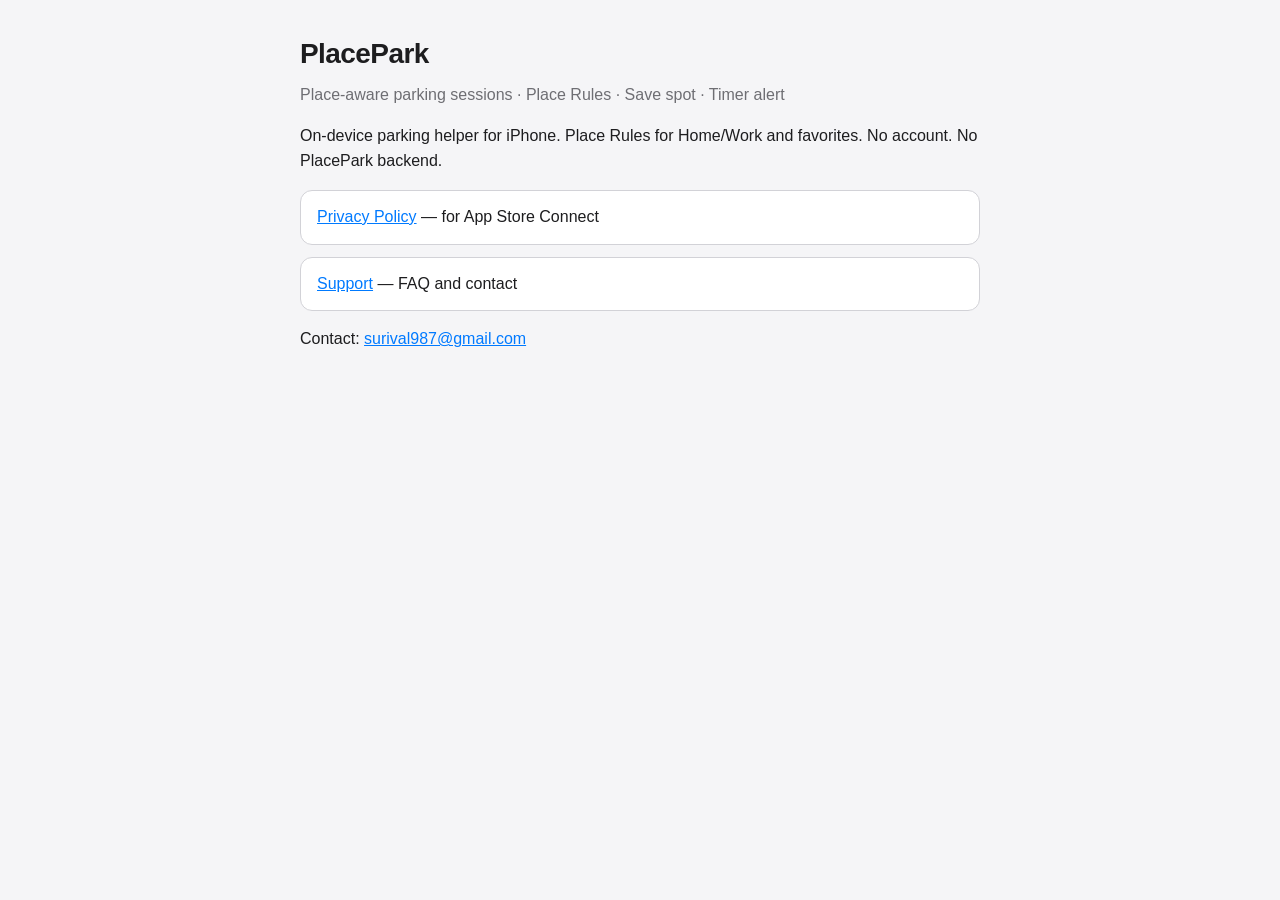
<file: index.html>
<!DOCTYPE html>
<html lang="en">
<head>
  <meta charset="utf-8" />
  <meta name="viewport" content="width=device-width, initial-scale=1" />
  <title>PlacePark — Legal</title>
  <meta name="description" content="Privacy Policy and Support for PlacePark iOS app." />
  <link rel="stylesheet" href="styles.css" />
</head>
<body>
  <main class="wrap">
    <h1>PlacePark</h1>
    <p class="meta">Place-aware parking sessions · Place Rules · Save spot · Timer alert</p>
    <p>On-device parking helper for iPhone. Place Rules for Home/Work and favorites. No account. No PlacePark backend.</p>
    <ul class="links">
      <li><a href="privacy.html">Privacy Policy</a> — for App Store Connect</li>
      <li><a href="support.html">Support</a> — FAQ and contact</li>
    </ul>
    <p>Contact: <a href="mailto:surival987@gmail.com">surival987@gmail.com</a></p>
  </main>
</body>
</html>
</file>
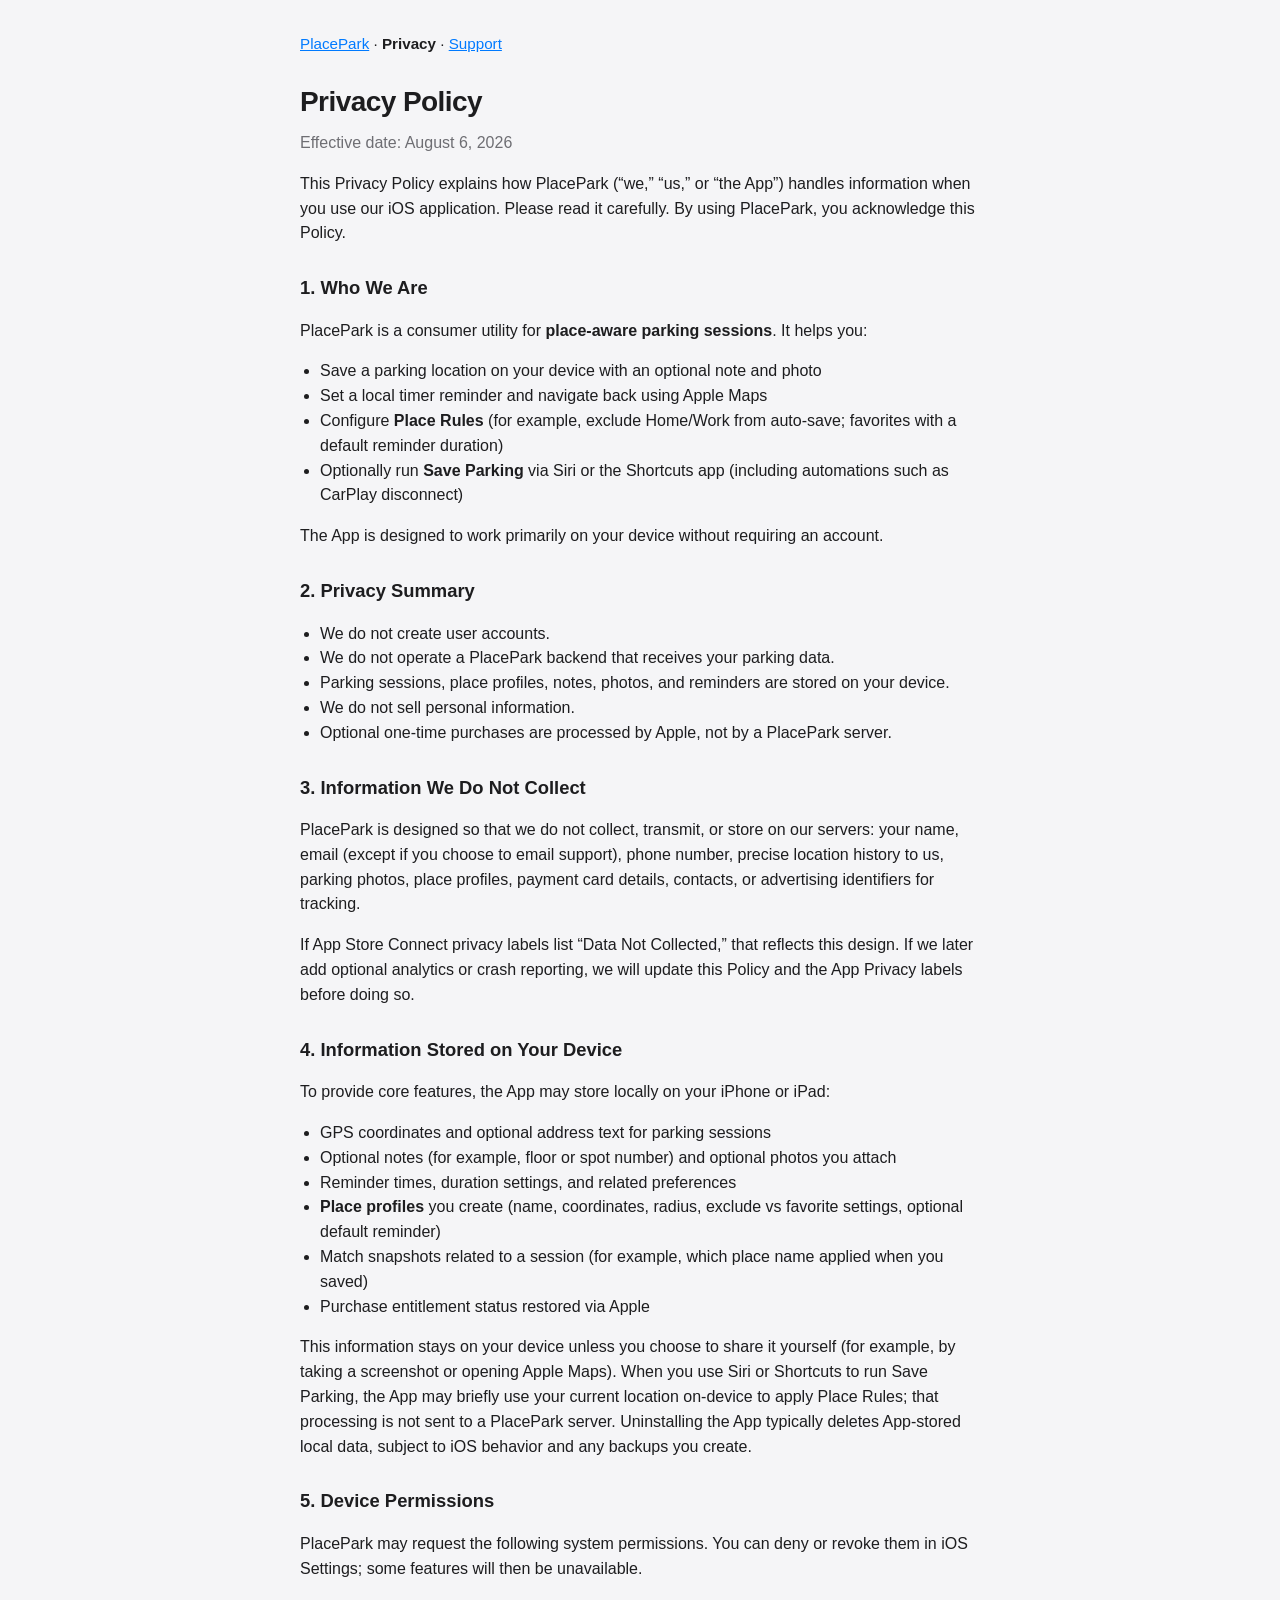
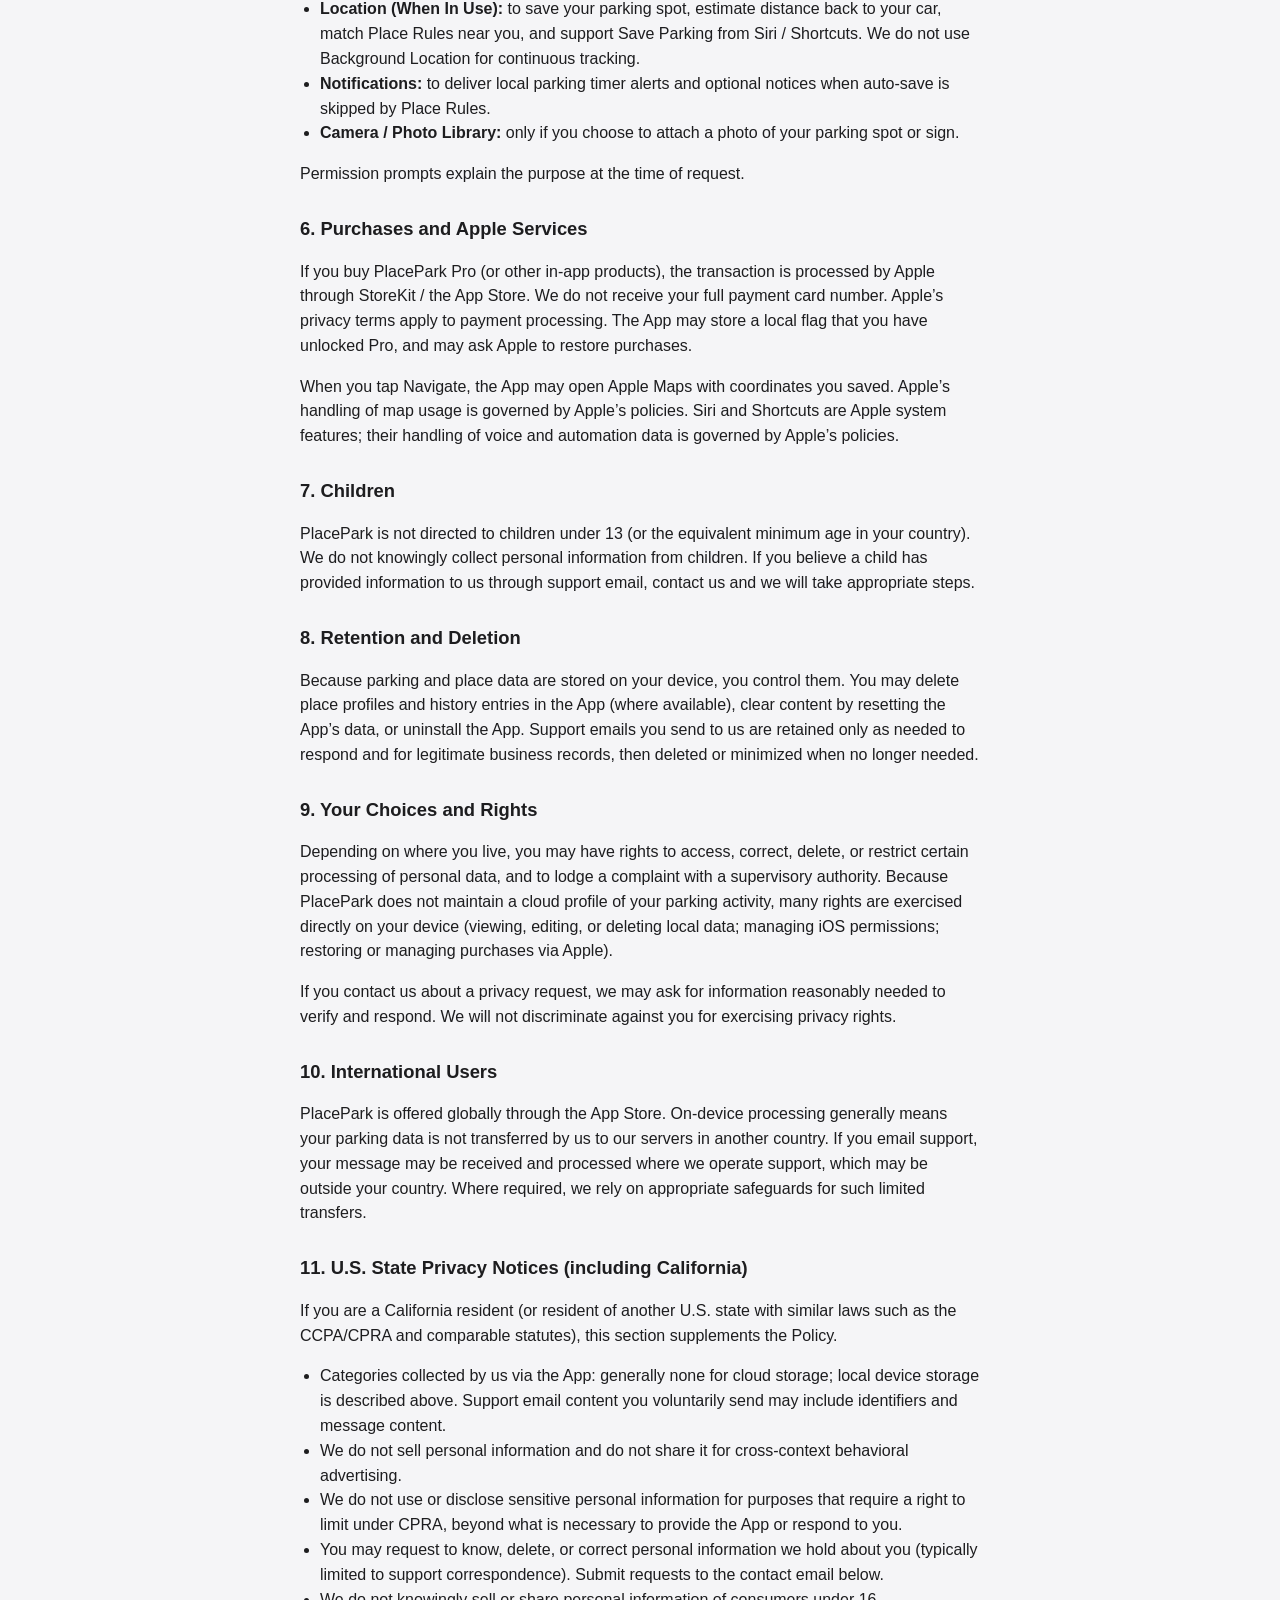
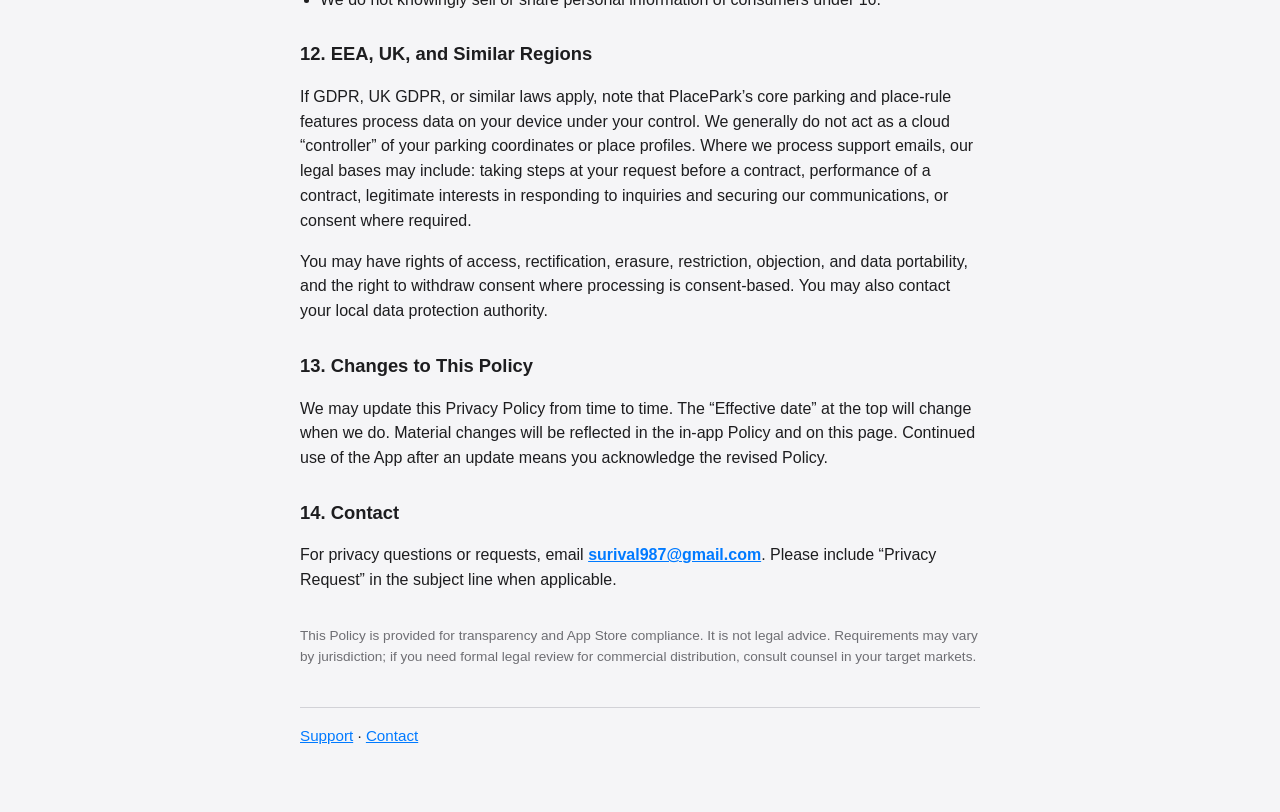
<file: privacy.html>
<!DOCTYPE html>
<html lang="en">
<head>
  <meta charset="utf-8" />
  <meta name="viewport" content="width=device-width, initial-scale=1" />
  <title>PlacePark — Privacy Policy</title>
  <meta name="description" content="Privacy Policy for PlacePark iOS app. Place-aware parking sessions, on-device place rules, no account, no PlacePark backend." />
  <link rel="stylesheet" href="styles.css" />
</head>
<body>
  <main class="wrap">
    <nav class="nav">
      <a href="index.html">PlacePark</a>
      <span>·</span>
      <a href="privacy.html" aria-current="page">Privacy</a>
      <span>·</span>
      <a href="support.html">Support</a>
    </nav>

    <h1>Privacy Policy</h1>
    <p class="meta">Effective date: August 6, 2026</p>
    <p>This Privacy Policy explains how PlacePark (“we,” “us,” or “the App”) handles information when you use our iOS application. Please read it carefully. By using PlacePark, you acknowledge this Policy.</p>

    <h2>1. Who We Are</h2>
    <p>PlacePark is a consumer utility for <strong>place-aware parking sessions</strong>. It helps you:</p>
    <ul>
      <li>Save a parking location on your device with an optional note and photo</li>
      <li>Set a local timer reminder and navigate back using Apple Maps</li>
      <li>Configure <strong>Place Rules</strong> (for example, exclude Home/Work from auto-save; favorites with a default reminder duration)</li>
      <li>Optionally run <strong>Save Parking</strong> via Siri or the Shortcuts app (including automations such as CarPlay disconnect)</li>
    </ul>
    <p>The App is designed to work primarily on your device without requiring an account.</p>

    <h2>2. Privacy Summary</h2>
    <ul>
      <li>We do not create user accounts.</li>
      <li>We do not operate a PlacePark backend that receives your parking data.</li>
      <li>Parking sessions, place profiles, notes, photos, and reminders are stored on your device.</li>
      <li>We do not sell personal information.</li>
      <li>Optional one-time purchases are processed by Apple, not by a PlacePark server.</li>
    </ul>

    <h2>3. Information We Do Not Collect</h2>
    <p>PlacePark is designed so that we do not collect, transmit, or store on our servers: your name, email (except if you choose to email support), phone number, precise location history to us, parking photos, place profiles, payment card details, contacts, or advertising identifiers for tracking.</p>
    <p>If App Store Connect privacy labels list “Data Not Collected,” that reflects this design. If we later add optional analytics or crash reporting, we will update this Policy and the App Privacy labels before doing so.</p>

    <h2>4. Information Stored on Your Device</h2>
    <p>To provide core features, the App may store locally on your iPhone or iPad:</p>
    <ul>
      <li>GPS coordinates and optional address text for parking sessions</li>
      <li>Optional notes (for example, floor or spot number) and optional photos you attach</li>
      <li>Reminder times, duration settings, and related preferences</li>
      <li><strong>Place profiles</strong> you create (name, coordinates, radius, exclude vs favorite settings, optional default reminder)</li>
      <li>Match snapshots related to a session (for example, which place name applied when you saved)</li>
      <li>Purchase entitlement status restored via Apple</li>
    </ul>
    <p>This information stays on your device unless you choose to share it yourself (for example, by taking a screenshot or opening Apple Maps). When you use Siri or Shortcuts to run Save Parking, the App may briefly use your current location on-device to apply Place Rules; that processing is not sent to a PlacePark server. Uninstalling the App typically deletes App-stored local data, subject to iOS behavior and any backups you create.</p>

    <h2>5. Device Permissions</h2>
    <p>PlacePark may request the following system permissions. You can deny or revoke them in iOS Settings; some features will then be unavailable.</p>
    <ul>
      <li><strong>Location (When In Use):</strong> to save your parking spot, estimate distance back to your car, match Place Rules near you, and support Save Parking from Siri / Shortcuts. We do not use Background Location for continuous tracking.</li>
      <li><strong>Notifications:</strong> to deliver local parking timer alerts and optional notices when auto-save is skipped by Place Rules.</li>
      <li><strong>Camera / Photo Library:</strong> only if you choose to attach a photo of your parking spot or sign.</li>
    </ul>
    <p>Permission prompts explain the purpose at the time of request.</p>

    <h2>6. Purchases and Apple Services</h2>
    <p>If you buy PlacePark Pro (or other in-app products), the transaction is processed by Apple through StoreKit / the App Store. We do not receive your full payment card number. Apple’s privacy terms apply to payment processing. The App may store a local flag that you have unlocked Pro, and may ask Apple to restore purchases.</p>
    <p>When you tap Navigate, the App may open Apple Maps with coordinates you saved. Apple’s handling of map usage is governed by Apple’s policies. Siri and Shortcuts are Apple system features; their handling of voice and automation data is governed by Apple’s policies.</p>

    <h2>7. Children</h2>
    <p>PlacePark is not directed to children under 13 (or the equivalent minimum age in your country). We do not knowingly collect personal information from children. If you believe a child has provided information to us through support email, contact us and we will take appropriate steps.</p>

    <h2>8. Retention and Deletion</h2>
    <p>Because parking and place data are stored on your device, you control them. You may delete place profiles and history entries in the App (where available), clear content by resetting the App’s data, or uninstall the App. Support emails you send to us are retained only as needed to respond and for legitimate business records, then deleted or minimized when no longer needed.</p>

    <h2>9. Your Choices and Rights</h2>
    <p>Depending on where you live, you may have rights to access, correct, delete, or restrict certain processing of personal data, and to lodge a complaint with a supervisory authority. Because PlacePark does not maintain a cloud profile of your parking activity, many rights are exercised directly on your device (viewing, editing, or deleting local data; managing iOS permissions; restoring or managing purchases via Apple).</p>
    <p>If you contact us about a privacy request, we may ask for information reasonably needed to verify and respond. We will not discriminate against you for exercising privacy rights.</p>

    <h2>10. International Users</h2>
    <p>PlacePark is offered globally through the App Store. On-device processing generally means your parking data is not transferred by us to our servers in another country. If you email support, your message may be received and processed where we operate support, which may be outside your country. Where required, we rely on appropriate safeguards for such limited transfers.</p>

    <h2>11. U.S. State Privacy Notices (including California)</h2>
    <p>If you are a California resident (or resident of another U.S. state with similar laws such as the CCPA/CPRA and comparable statutes), this section supplements the Policy.</p>
    <ul>
      <li>Categories collected by us via the App: generally none for cloud storage; local device storage is described above. Support email content you voluntarily send may include identifiers and message content.</li>
      <li>We do not sell personal information and do not share it for cross-context behavioral advertising.</li>
      <li>We do not use or disclose sensitive personal information for purposes that require a right to limit under CPRA, beyond what is necessary to provide the App or respond to you.</li>
      <li>You may request to know, delete, or correct personal information we hold about you (typically limited to support correspondence). Submit requests to the contact email below.</li>
      <li>We do not knowingly sell or share personal information of consumers under 16.</li>
    </ul>

    <h2>12. EEA, UK, and Similar Regions</h2>
    <p>If GDPR, UK GDPR, or similar laws apply, note that PlacePark’s core parking and place-rule features process data on your device under your control. We generally do not act as a cloud “controller” of your parking coordinates or place profiles. Where we process support emails, our legal bases may include: taking steps at your request before a contract, performance of a contract, legitimate interests in responding to inquiries and securing our communications, or consent where required.</p>
    <p>You may have rights of access, rectification, erasure, restriction, objection, and data portability, and the right to withdraw consent where processing is consent-based. You may also contact your local data protection authority.</p>

    <h2>13. Changes to This Policy</h2>
    <p>We may update this Privacy Policy from time to time. The “Effective date” at the top will change when we do. Material changes will be reflected in the in-app Policy and on this page. Continued use of the App after an update means you acknowledge the revised Policy.</p>

    <h2>14. Contact</h2>
    <p>For privacy questions or requests, email <a href="mailto:surival987@gmail.com"><strong>surival987@gmail.com</strong></a>. Please include “Privacy Request” in the subject line when applicable.</p>

    <p class="disclaimer">This Policy is provided for transparency and App Store compliance. It is not legal advice. Requirements may vary by jurisdiction; if you need formal legal review for commercial distribution, consult counsel in your target markets.</p>

    <footer>
      <a href="support.html">Support</a> ·
      <a href="mailto:surival987@gmail.com">Contact</a>
    </footer>
  </main>
</body>
</html>
</file>
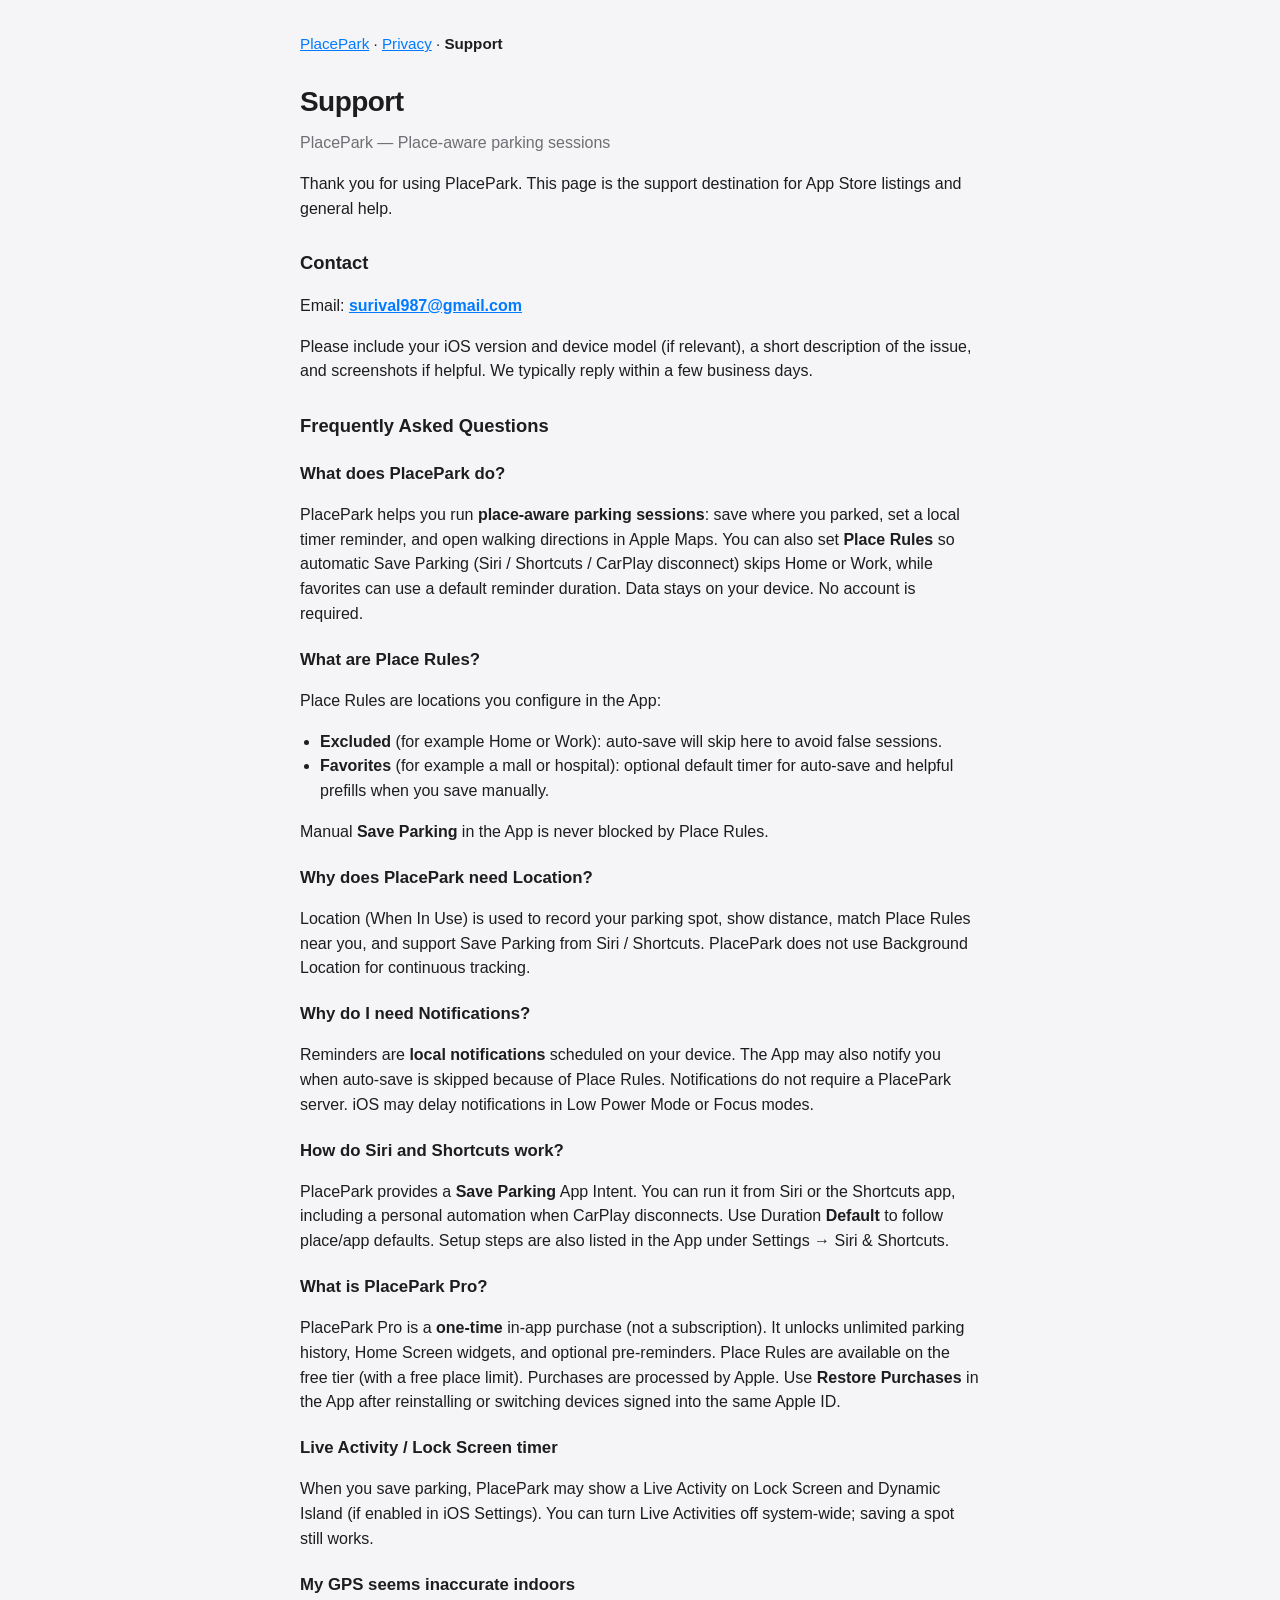
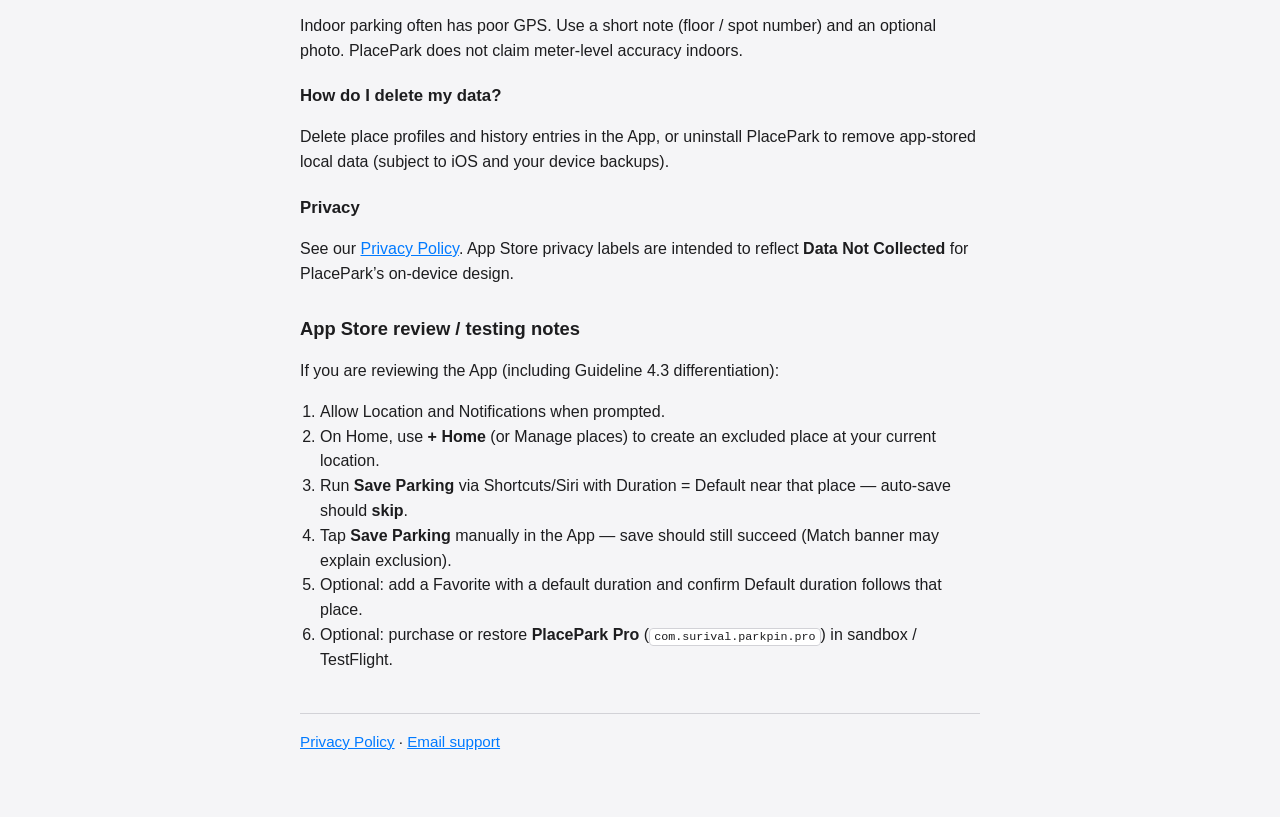
<file: support.html>
<!DOCTYPE html>
<html lang="en">
<head>
  <meta charset="utf-8" />
  <meta name="viewport" content="width=device-width, initial-scale=1" />
  <title>PlacePark — Support</title>
  <meta name="description" content="Support and FAQ for PlacePark — place-aware parking sessions, Place Rules, Siri/Shortcuts, and App Store review notes." />
  <link rel="stylesheet" href="styles.css" />
</head>
<body>
  <main class="wrap">
    <nav class="nav">
      <a href="index.html">PlacePark</a>
      <span>·</span>
      <a href="privacy.html">Privacy</a>
      <span>·</span>
      <a href="support.html" aria-current="page">Support</a>
    </nav>

    <h1>Support</h1>
    <p class="meta">PlacePark — Place-aware parking sessions</p>
    <p>Thank you for using PlacePark. This page is the support destination for App Store listings and general help.</p>

    <h2>Contact</h2>
    <p>Email: <a href="mailto:surival987@gmail.com"><strong>surival987@gmail.com</strong></a></p>
    <p>Please include your iOS version and device model (if relevant), a short description of the issue, and screenshots if helpful. We typically reply within a few business days.</p>

    <h2>Frequently Asked Questions</h2>

    <h3>What does PlacePark do?</h3>
    <p>PlacePark helps you run <strong>place-aware parking sessions</strong>: save where you parked, set a local timer reminder, and open walking directions in Apple Maps. You can also set <strong>Place Rules</strong> so automatic Save Parking (Siri / Shortcuts / CarPlay disconnect) skips Home or Work, while favorites can use a default reminder duration. Data stays on your device. No account is required.</p>

    <h3>What are Place Rules?</h3>
    <p>Place Rules are locations you configure in the App:</p>
    <ul>
      <li><strong>Excluded</strong> (for example Home or Work): auto-save will skip here to avoid false sessions.</li>
      <li><strong>Favorites</strong> (for example a mall or hospital): optional default timer for auto-save and helpful prefills when you save manually.</li>
    </ul>
    <p>Manual <strong>Save Parking</strong> in the App is never blocked by Place Rules.</p>

    <h3>Why does PlacePark need Location?</h3>
    <p>Location (When In Use) is used to record your parking spot, show distance, match Place Rules near you, and support Save Parking from Siri / Shortcuts. PlacePark does not use Background Location for continuous tracking.</p>

    <h3>Why do I need Notifications?</h3>
    <p>Reminders are <strong>local notifications</strong> scheduled on your device. The App may also notify you when auto-save is skipped because of Place Rules. Notifications do not require a PlacePark server. iOS may delay notifications in Low Power Mode or Focus modes.</p>

    <h3>How do Siri and Shortcuts work?</h3>
    <p>PlacePark provides a <strong>Save Parking</strong> App Intent. You can run it from Siri or the Shortcuts app, including a personal automation when CarPlay disconnects. Use Duration <strong>Default</strong> to follow place/app defaults. Setup steps are also listed in the App under Settings → Siri &amp; Shortcuts.</p>

    <h3>What is PlacePark Pro?</h3>
    <p>PlacePark Pro is a <strong>one-time</strong> in-app purchase (not a subscription). It unlocks unlimited parking history, Home Screen widgets, and optional pre-reminders. Place Rules are available on the free tier (with a free place limit). Purchases are processed by Apple. Use <strong>Restore Purchases</strong> in the App after reinstalling or switching devices signed into the same Apple ID.</p>

    <h3>Live Activity / Lock Screen timer</h3>
    <p>When you save parking, PlacePark may show a Live Activity on Lock Screen and Dynamic Island (if enabled in iOS Settings). You can turn Live Activities off system-wide; saving a spot still works.</p>

    <h3>My GPS seems inaccurate indoors</h3>
    <p>Indoor parking often has poor GPS. Use a short note (floor / spot number) and an optional photo. PlacePark does not claim meter-level accuracy indoors.</p>

    <h3>How do I delete my data?</h3>
    <p>Delete place profiles and history entries in the App, or uninstall PlacePark to remove app-stored local data (subject to iOS and your device backups).</p>

    <h3>Privacy</h3>
    <p>See our <a href="privacy.html">Privacy Policy</a>. App Store privacy labels are intended to reflect <strong>Data Not Collected</strong> for PlacePark’s on-device design.</p>

    <h2>App Store review / testing notes</h2>
    <p>If you are reviewing the App (including Guideline 4.3 differentiation):</p>
    <ol>
      <li>Allow Location and Notifications when prompted.</li>
      <li>On Home, use <strong>+ Home</strong> (or Manage places) to create an excluded place at your current location.</li>
      <li>Run <strong>Save Parking</strong> via Shortcuts/Siri with Duration = Default near that place — auto-save should <strong>skip</strong>.</li>
      <li>Tap <strong>Save Parking</strong> manually in the App — save should still succeed (Match banner may explain exclusion).</li>
      <li>Optional: add a Favorite with a default duration and confirm Default duration follows that place.</li>
      <li>Optional: purchase or restore <strong>PlacePark Pro</strong> (<code>com.surival.parkpin.pro</code>) in sandbox / TestFlight.</li>
    </ol>

    <footer>
      <a href="privacy.html">Privacy Policy</a> ·
      <a href="mailto:surival987@gmail.com">Email support</a>
    </footer>
  </main>
</body>
</html>
</file>
<file: styles.css>
:root {
  color-scheme: light dark;
  --bg: #f5f5f7;
  --fg: #1d1d1f;
  --muted: #6e6e73;
  --link: #007aff;
  --card: #ffffff;
  --border: #d2d2d7;
  font-family: -apple-system, BlinkMacSystemFont, "Segoe UI", Roboto, Helvetica, Arial, sans-serif;
}

@media (prefers-color-scheme: dark) {
  :root {
    --bg: #000000;
    --fg: #f5f5f7;
    --muted: #a1a1a6;
    --link: #0a84ff;
    --card: #1c1c1e;
    --border: #38383a;
  }
}

* { box-sizing: border-box; }

body {
  margin: 0;
  background: var(--bg);
  color: var(--fg);
  line-height: 1.55;
}

.wrap {
  max-width: 720px;
  margin: 0 auto;
  padding: 32px 20px 64px;
}

.nav {
  margin-bottom: 24px;
  font-size: 0.95rem;
}

.nav a[aria-current="page"] {
  font-weight: 600;
  text-decoration: none;
  color: var(--fg);
}

a { color: var(--link); }

h1 {
  font-size: 1.75rem;
  letter-spacing: -0.02em;
  margin: 0 0 8px;
}

h2 {
  font-size: 1.15rem;
  margin-top: 1.75rem;
  margin-bottom: 0.5rem;
}

h3 {
  font-size: 1.05rem;
  margin-top: 1.25rem;
  margin-bottom: 0.35rem;
}

.meta {
  color: var(--muted);
  margin-top: 0;
}

ul, ol { padding-left: 1.25rem; }

.links {
  list-style: none;
  padding: 0;
}

.links li {
  margin: 12px 0;
  padding: 14px 16px;
  background: var(--card);
  border: 1px solid var(--border);
  border-radius: 12px;
}

.disclaimer {
  font-size: 0.85rem;
  color: var(--muted);
  margin-top: 2rem;
}

footer {
  margin-top: 2.5rem;
  padding-top: 1rem;
  border-top: 1px solid var(--border);
  font-size: 0.95rem;
}

code {
  font-size: 0.9em;
  background: var(--card);
  border: 1px solid var(--border);
  border-radius: 4px;
  padding: 0.1em 0.35em;
}
</file>
